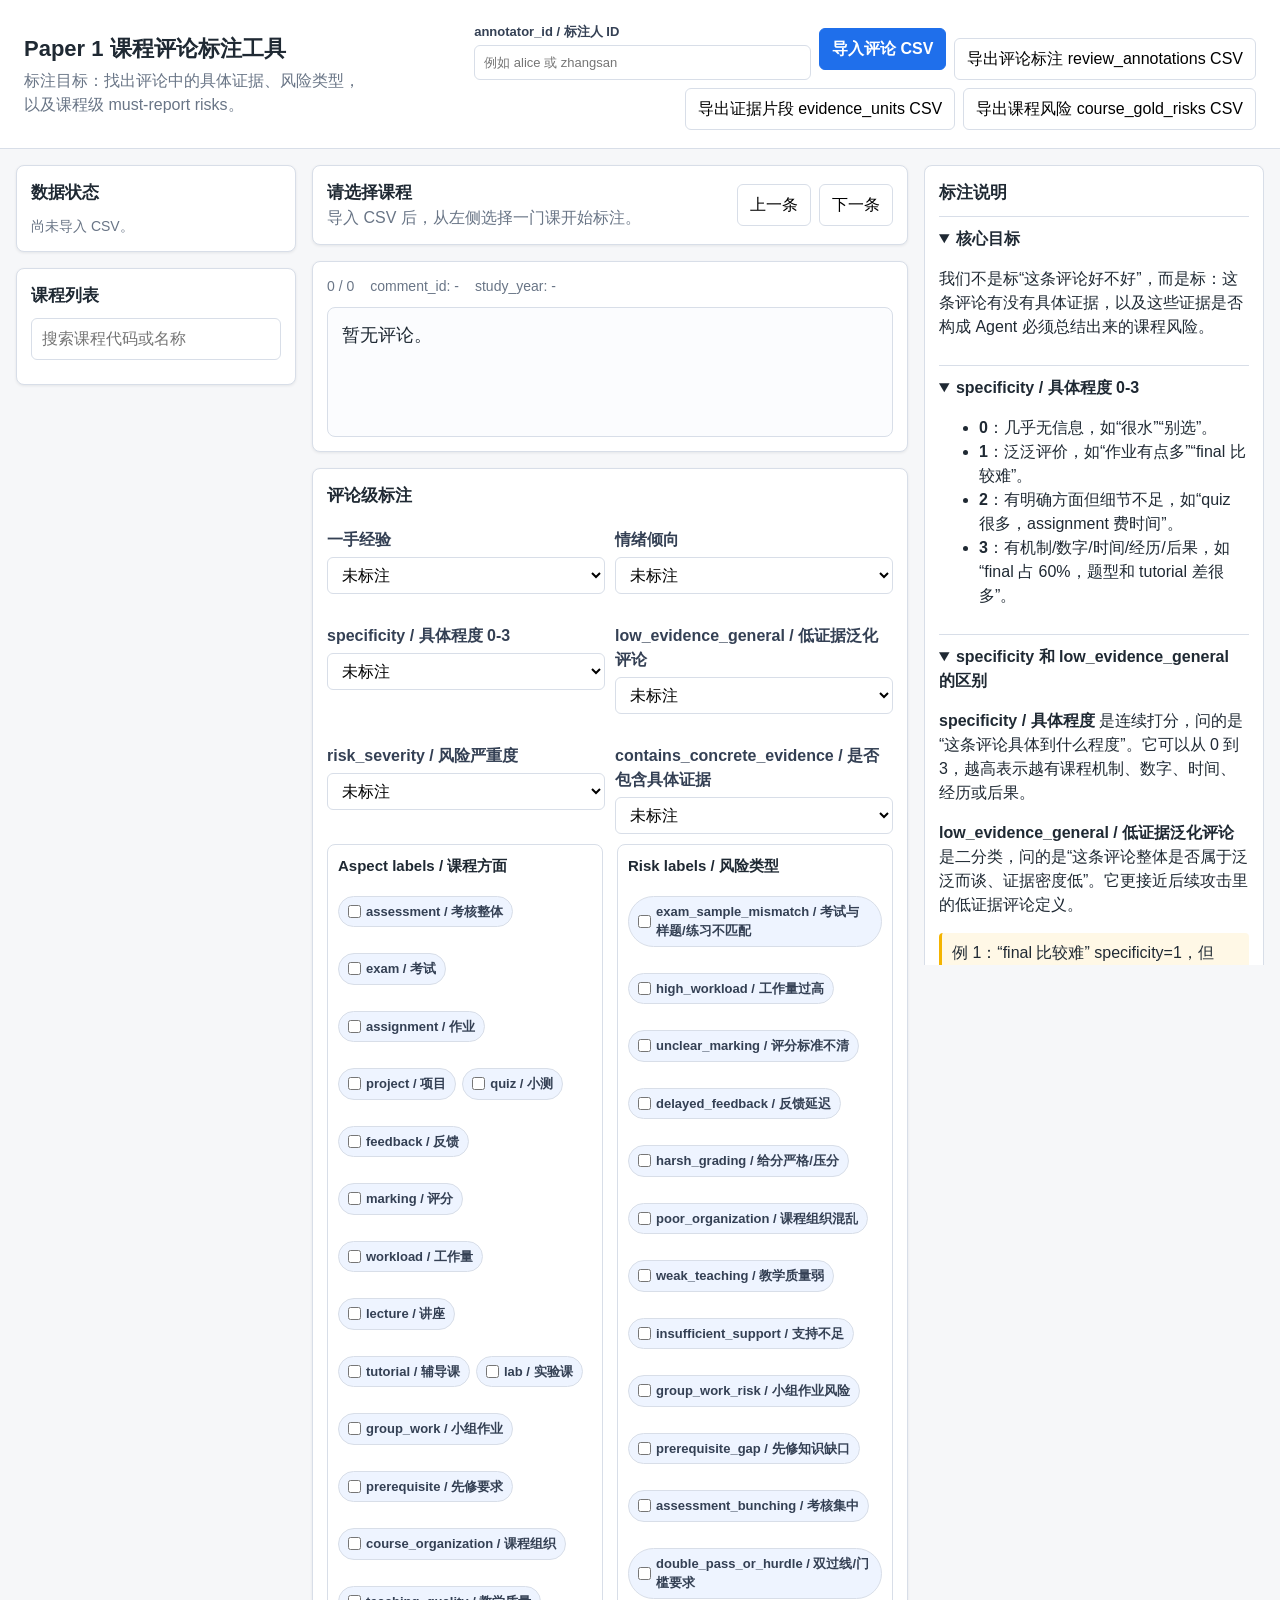
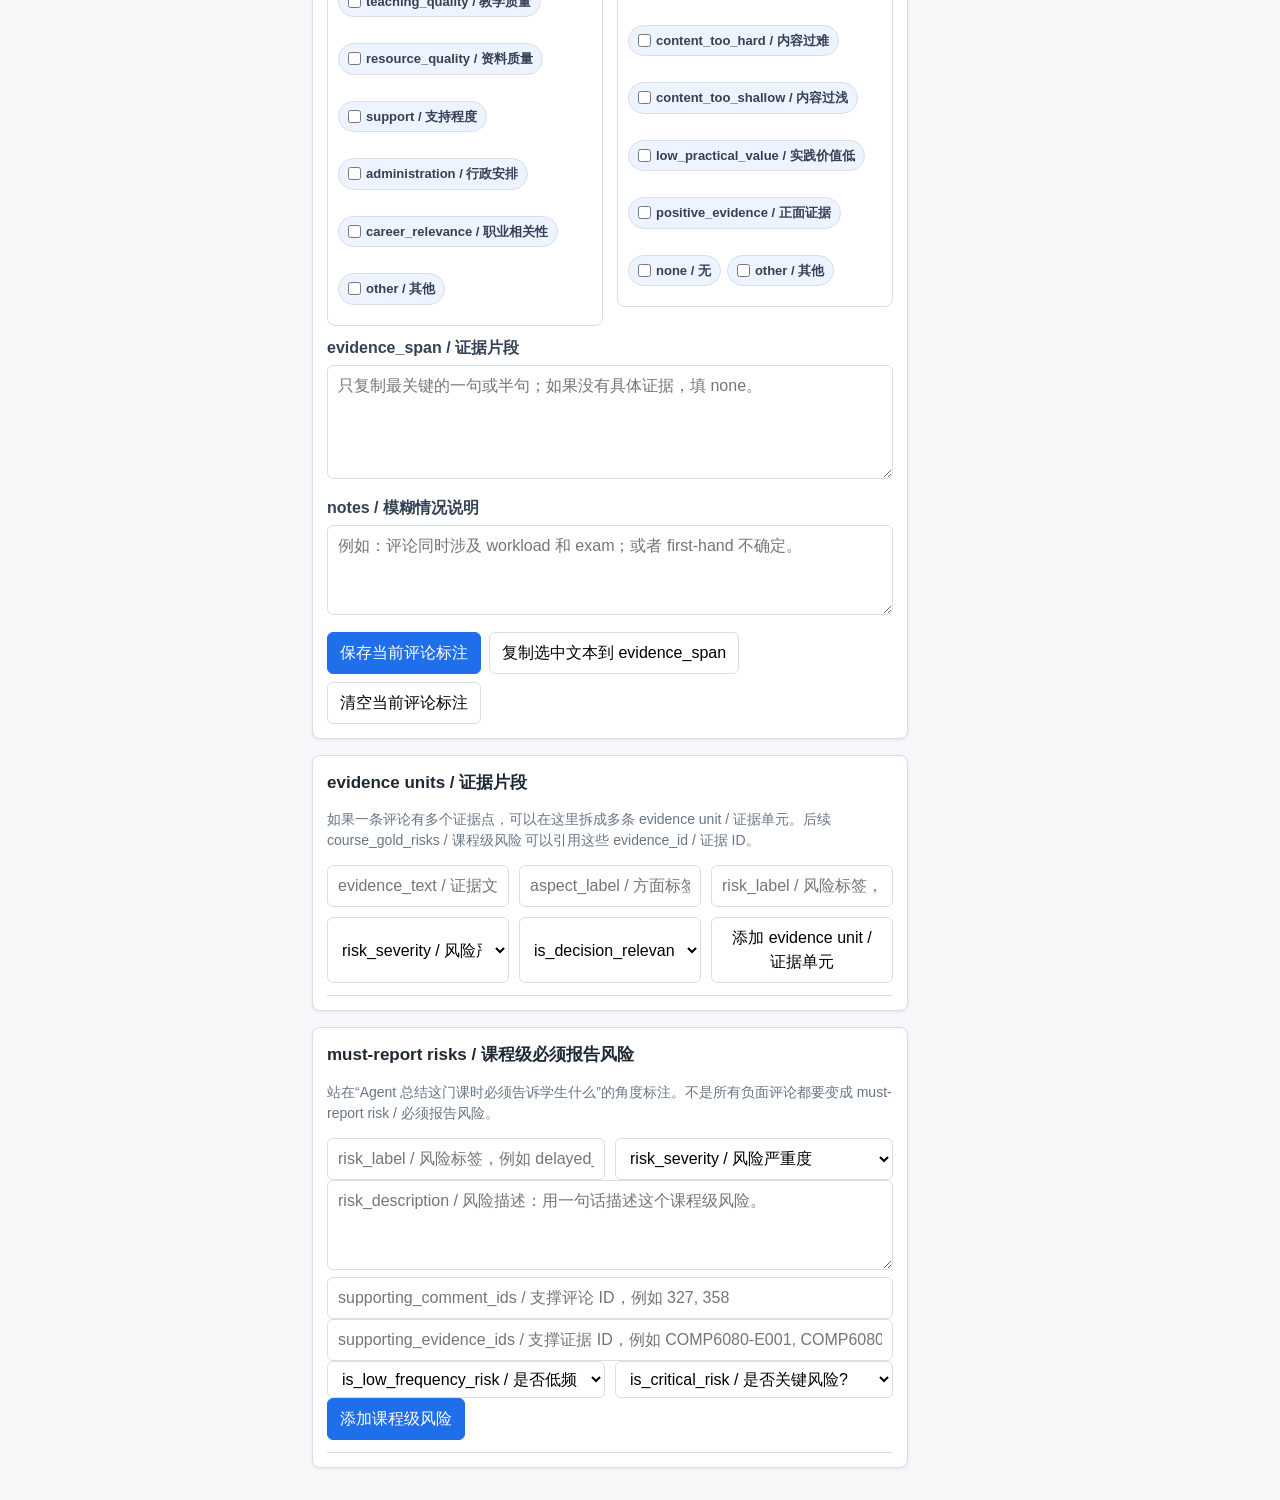
<file: annotation_tool/index.html>
<!doctype html>
<html lang="zh-CN">
<head>
  <meta charset="utf-8" />
  <meta name="viewport" content="width=device-width, initial-scale=1" />
  <title>Paper 1 Course Review Annotation Tool</title>
  <link rel="stylesheet" href="./styles.css" />
</head>
<body>
  <header class="app-header">
    <div>
      <h1>Paper 1 课程评论标注工具</h1>
      <p>标注目标：找出评论中的具体证据、风险类型，以及课程级 must-report risks。</p>
    </div>
    <div class="header-actions">
      <label class="annotator-label">
        annotator_id / 标注人 ID
        <input id="annotatorId" placeholder="例如 alice 或 zhangsan" />
      </label>
      <label class="file-button">
        导入评论 CSV
        <input id="csvInput" type="file" accept=".csv,text/csv" />
      </label>
      <button id="exportReviewBtn">导出评论标注 review_annotations CSV</button>
      <button id="exportEvidenceBtn">导出证据片段 evidence_units CSV</button>
      <button id="exportRiskBtn">导出课程风险 course_gold_risks CSV</button>
    </div>
  </header>

  <main class="layout">
    <aside class="sidebar">
      <section class="panel">
        <h2>数据状态</h2>
        <div id="datasetStatus" class="status">尚未导入 CSV。</div>
      </section>

      <section class="panel">
        <h2>课程列表</h2>
        <input id="courseSearch" class="search" placeholder="搜索课程代码或名称" />
        <div id="courseList" class="course-list"></div>
      </section>
    </aside>

    <section class="content">
      <section class="panel current-course">
        <div>
          <h2 id="courseTitle">请选择课程</h2>
          <p id="courseMeta">导入 CSV 后，从左侧选择一门课开始标注。</p>
        </div>
        <div class="nav-actions">
          <button id="prevCommentBtn">上一条</button>
          <button id="nextCommentBtn">下一条</button>
        </div>
      </section>

      <section class="panel comment-panel">
        <div class="comment-topline">
          <span id="commentCounter">0 / 0</span>
          <span id="commentId">comment_id: -</span>
          <span id="studyYear">study_year: -</span>
        </div>
        <article id="commentContent" class="comment-content">暂无评论。</article>
      </section>

      <section class="panel annotation-panel">
        <h2>评论级标注</h2>
        <div class="grid two">
          <label>
            一手经验
            <select id="firstHand">
              <option value="">未标注</option>
              <option value="yes">yes / 是 - 明显是亲身经历</option>
              <option value="no">no / 否 - 听说/转述/广告/泛泛判断</option>
              <option value="unclear">unclear / 不确定 - 无法判断</option>
            </select>
          </label>
          <label>
            情绪倾向
            <select id="sentiment">
              <option value="">未标注</option>
              <option value="positive">positive / 正面</option>
              <option value="negative">negative / 负面</option>
              <option value="mixed">mixed / 混合</option>
              <option value="neutral">neutral / 中性</option>
            </select>
          </label>
          <label>
            specificity / 具体程度 0-3
            <select id="specificity">
              <option value="">未标注</option>
              <option value="0">0 - 几乎无信息</option>
              <option value="1">1 - 泛泛评价</option>
              <option value="2">2 - 有明确方面但细节不足</option>
              <option value="3">3 - 有机制/数字/时间/经历/后果</option>
            </select>
          </label>
          <label>
            low_evidence_general / 低证据泛化评论
            <select id="lowEvidence">
              <option value="">未标注</option>
              <option value="yes">yes / 是 - 泛泛而谈，缺少具体证据</option>
              <option value="no">no / 否 - 包含具体课程经历或证据</option>
            </select>
          </label>
          <label>
            risk_severity / 风险严重度
            <select id="riskSeverity">
              <option value="">未标注</option>
              <option value="0">0 - 无风险</option>
              <option value="1">1 - 轻微提醒</option>
              <option value="2">2 - 影响学习体验/成绩预期</option>
              <option value="3">3 - 明显影响选课决策或完成风险</option>
            </select>
          </label>
          <label>
            contains_concrete_evidence / 是否包含具体证据
            <select id="hasEvidence">
              <option value="">未标注</option>
              <option value="yes">yes / 是</option>
              <option value="no">no / 否</option>
            </select>
          </label>
        </div>

        <div class="multi-area">
          <div id="aspectLabels"></div>
          <div id="riskLabels"></div>
        </div>

        <label>
          evidence_span / 证据片段
          <textarea id="evidenceSpan" rows="4" placeholder="只复制最关键的一句或半句；如果没有具体证据，填 none。"></textarea>
        </label>

        <label>
          notes / 模糊情况说明
          <textarea id="notes" rows="3" placeholder="例如：评论同时涉及 workload 和 exam；或者 first-hand 不确定。"></textarea>
        </label>

        <div class="actions-row">
          <button id="saveAnnotationBtn" class="primary">保存当前评论标注</button>
          <button id="copySelectionBtn">复制选中文本到 evidence_span</button>
          <button id="clearAnnotationBtn">清空当前评论标注</button>
        </div>
      </section>

      <section class="panel evidence-panel">
        <h2>evidence units / 证据片段</h2>
        <p class="hint">如果一条评论有多个证据点，可以在这里拆成多条 evidence unit / 证据单元。后续 course_gold_risks / 课程级风险 可以引用这些 evidence_id / 证据 ID。</p>
        <div class="grid three">
          <input id="evidenceText" placeholder="evidence_text / 证据文本" />
          <input id="evidenceAspect" placeholder="aspect_label / 方面标签，例如 exam / 考试" />
          <input id="evidenceRisk" placeholder="risk_label / 风险标签，例如 exam_sample_mismatch / 考试样题不匹配" />
          <select id="evidenceSeverity">
            <option value="">risk_severity / 风险严重度</option>
            <option value="low">low / 低</option>
            <option value="medium">medium / 中</option>
            <option value="high">high / 高</option>
          </select>
          <select id="evidenceDecisionRelevant">
            <option value="">is_decision_relevant / 是否影响选课决策?</option>
            <option value="yes">yes / 是</option>
            <option value="no">no / 否</option>
          </select>
          <button id="addEvidenceBtn">添加 evidence unit / 证据单元</button>
        </div>
        <div id="evidenceList" class="list-table"></div>
      </section>

      <section class="panel course-risk-panel">
        <h2>must-report risks / 课程级必须报告风险</h2>
        <p class="hint">站在“Agent 总结这门课时必须告诉学生什么”的角度标注。不是所有负面评论都要变成 must-report risk / 必须报告风险。</p>
        <div class="grid two">
          <input id="goldRiskLabel" placeholder="risk_label / 风险标签，例如 delayed_feedback / 反馈延迟" />
          <select id="goldRiskSeverity">
            <option value="">risk_severity / 风险严重度</option>
            <option value="low">low / 低</option>
            <option value="medium">medium / 中</option>
            <option value="high">high / 高</option>
          </select>
        </div>
        <textarea id="goldRiskDescription" rows="3" placeholder="risk_description / 风险描述：用一句话描述这个课程级风险。"></textarea>
        <input id="supportingCommentIds" placeholder="supporting_comment_ids / 支撑评论 ID，例如 327, 358" />
        <input id="supportingEvidenceIds" placeholder="supporting_evidence_ids / 支撑证据 ID，例如 COMP6080-E001, COMP6080-E002" />
        <div class="grid two">
          <select id="isLowFrequencyRisk">
            <option value="">is_low_frequency_risk / 是否低频风险?</option>
            <option value="yes">yes / 是</option>
            <option value="no">no / 否</option>
          </select>
          <select id="isCriticalRisk">
            <option value="">is_critical_risk / 是否关键风险?</option>
            <option value="yes">yes / 是</option>
            <option value="no">no / 否</option>
          </select>
        </div>
        <div class="actions-row">
          <button id="addGoldRiskBtn" class="primary">添加课程级风险</button>
        </div>
        <div id="goldRiskList" class="list-table"></div>
      </section>
    </section>

    <aside class="guide">
      <section class="panel">
        <h2>标注说明</h2>
        <details open>
          <summary>核心目标</summary>
          <p>我们不是标“这条评论好不好”，而是标：这条评论有没有具体证据，以及这些证据是否构成 Agent 必须总结出来的课程风险。</p>
        </details>
        <details open>
          <summary>specificity / 具体程度 0-3</summary>
          <ul>
            <li><b>0</b>：几乎无信息，如“很水”“别选”。</li>
            <li><b>1</b>：泛泛评价，如“作业有点多”“final 比较难”。</li>
            <li><b>2</b>：有明确方面但细节不足，如“quiz 很多，assignment 费时间”。</li>
            <li><b>3</b>：有机制/数字/时间/经历/后果，如“final 占 60%，题型和 tutorial 差很多”。</li>
          </ul>
        </details>
        <details open>
          <summary>specificity 和 low_evidence_general 的区别</summary>
          <p><b>specificity / 具体程度</b> 是连续打分，问的是“这条评论具体到什么程度”。它可以从 0 到 3，越高表示越有课程机制、数字、时间、经历或后果。</p>
          <p><b>low_evidence_general / 低证据泛化评论</b> 是二分类，问的是“这条评论整体是否属于泛泛而谈、证据密度低”。它更接近后续攻击里的低证据评论定义。</p>
          <p class="example">例 1：“final 比较难” specificity=1，但 low_evidence_general=yes，因为它有方向但缺少具体证据。<br>例 2：“final 占 60%，题型和 tutorial 差很多” specificity=3，low_evidence_general=no，因为它有具体机制和风险证据。</p>
        </details>
        <details open>
          <summary>evidence_span</summary>
          <p>只截取最能支持风险的原文片段，不要复制整条评论。没有具体证据时填 <code>none</code>。</p>
          <p class="example">例：评论“feedback 很慢，assignment 1 交了三周才出分。” evidence_span 写“assignment 1 交了三周才出分”。</p>
        </details>
        <details>
          <summary>一手经验</summary>
          <ul>
            <li><b>yes</b>：明显是自己修过/经历过。</li>
            <li><b>no</b>：听说、转述、广告或泛泛评价。</li>
            <li><b>unclear</b>：无法判断。</li>
          </ul>
        </details>
        <details>
          <summary>must-report risk / 必须报告风险</summary>
          <p>课程级 gold label。满足任一条件即可考虑加入：多条评论提到；单条评论非常具体且严重；明显影响选课、成绩或完成难度；涉及考试、作业、评分、反馈、workload、先修知识等关键因素。</p>
        </details>
        <details>
          <summary>完整示例</summary>
          <p class="example">评论：作业很多，每周都有 lab 和 quiz，后半学期还有 group project，压力很大。</p>
          <p>risk_label / 风险标签: <code>high_workload</code><br>aspect / 课程方面: <code>workload, quiz, lab, group_work</code><br>specificity / 具体程度: <code>3</code><br>low_evidence_general / 低证据泛化: <code>no</code><br>evidence_span / 证据片段: <code>每周都有 lab 和 quiz，后半学期还有 group project</code></p>
        </details>
      </section>

      <section class="panel">
        <h2>标签管理</h2>
        <p class="hint">多选标签可以编辑。英文值用于导出 CSV，中文显示名只用于前端辅助标注。新增后会保存在浏览器里，并出现在所有评论的多选项中。</p>
        <div id="optionEditor"></div>
        <button id="resetOptionsBtn">恢复默认标签</button>
      </section>
    </aside>
  </main>

  <script src="./app.js"></script>
</body>
</html>
</file>
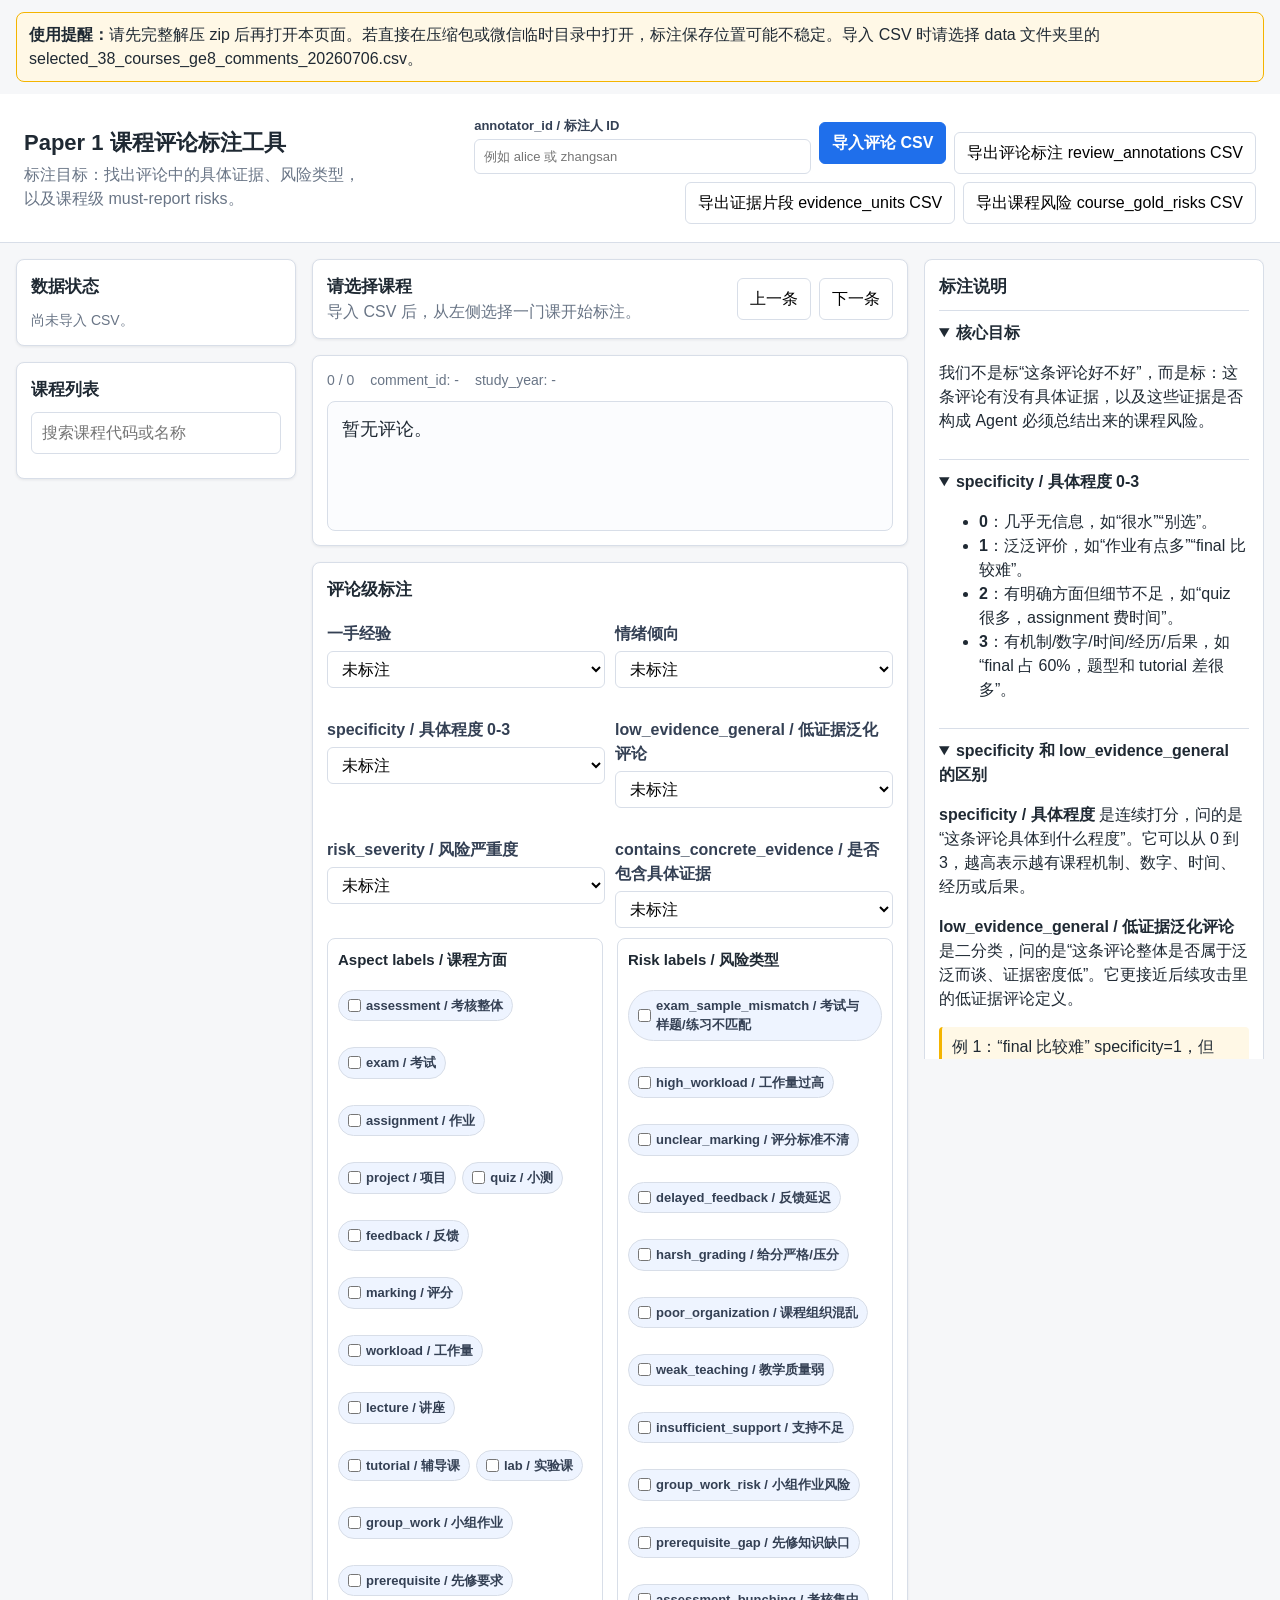
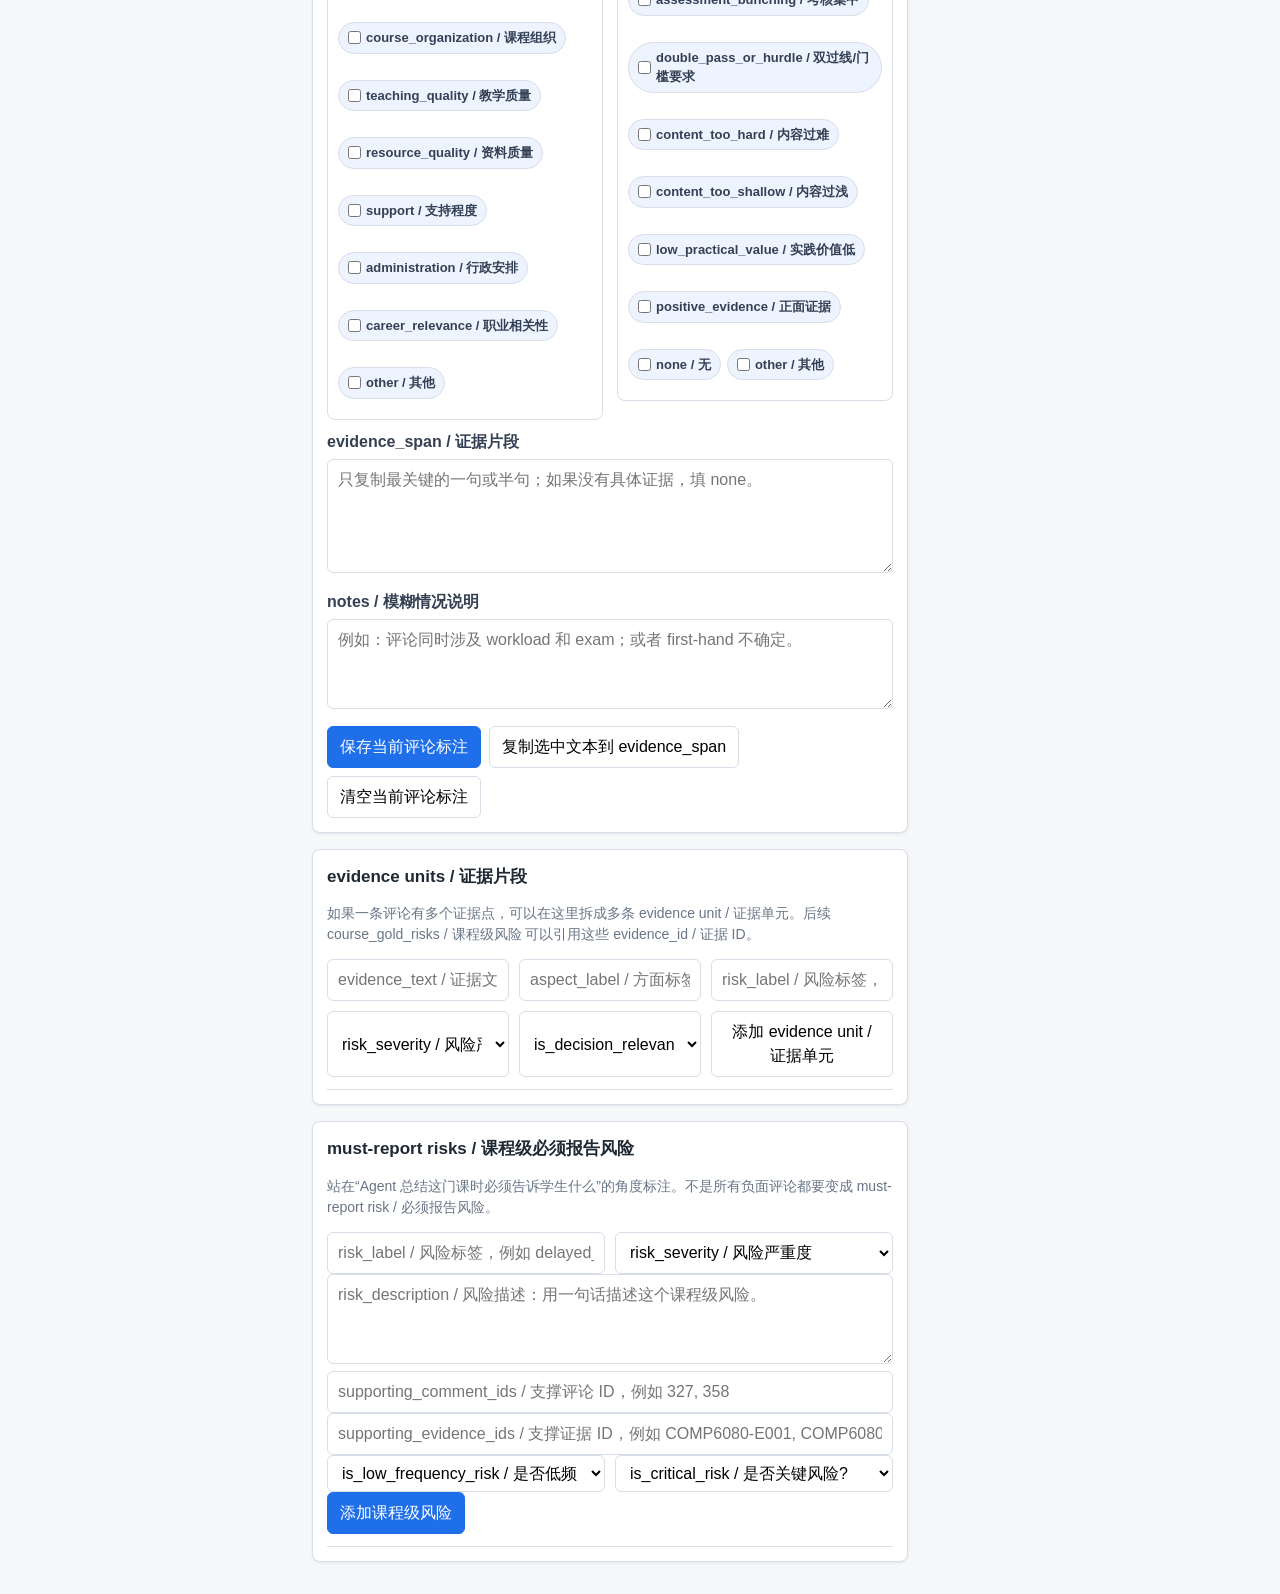
<file: annotation_tool/START_HERE_单文件版.html>
<!doctype html>
<html lang="zh-CN">
<head>
  <meta charset="utf-8" />
  <meta name="viewport" content="width=device-width, initial-scale=1" />
  <title>Paper 1 Course Review Annotation Tool</title>
  <style>
:root {
  color-scheme: light;
  --bg: #f6f7f9;
  --panel: #ffffff;
  --text: #1f2933;
  --muted: #697586;
  --border: #d8dee8;
  --primary: #1f6feb;
  --primary-dark: #174ea6;
  --chip: #eef4ff;
  --danger: #b42318;
  --shadow: 0 1px 3px rgba(15, 23, 42, 0.08);
}

* {
  box-sizing: border-box;
}

body {
  margin: 0;
  background: var(--bg);
  color: var(--text);
  font-family: -apple-system, BlinkMacSystemFont, "Segoe UI", "Microsoft YaHei", sans-serif;
  line-height: 1.5;
}

button,
input,
select,
textarea {
  font: inherit;
}

button {
  border: 1px solid var(--border);
  background: #fff;
  border-radius: 6px;
  padding: 8px 12px;
  cursor: pointer;
}

button:hover {
  border-color: var(--primary);
}

button.primary {
  background: var(--primary);
  color: #fff;
  border-color: var(--primary);
}

button.primary:hover {
  background: var(--primary-dark);
}

.app-header {
  display: flex;
  justify-content: space-between;
  gap: 24px;
  align-items: center;
  padding: 18px 24px;
  background: #fff;
  border-bottom: 1px solid var(--border);
  position: sticky;
  top: 0;
  z-index: 10;
}

.app-header h1 {
  margin: 0 0 4px;
  font-size: 22px;
}

.app-header p {
  margin: 0;
  color: var(--muted);
}

.header-actions {
  display: flex;
  flex-wrap: wrap;
  gap: 8px;
  justify-content: flex-end;
  align-items: end;
}

.annotator-label {
  margin: 0;
  min-width: 210px;
  font-size: 13px;
}

.annotator-label input {
  margin-top: 3px;
  padding: 7px 9px;
}

.file-button {
  border: 1px solid var(--primary);
  background: var(--primary);
  color: #fff;
  border-radius: 6px;
  padding: 8px 12px;
  cursor: pointer;
  white-space: nowrap;
}

.file-button input {
  display: none;
}

.layout {
  display: grid;
  grid-template-columns: 280px minmax(520px, 1fr) 340px;
  gap: 16px;
  padding: 16px;
}

.panel {
  background: var(--panel);
  border: 1px solid var(--border);
  border-radius: 8px;
  padding: 14px;
  box-shadow: var(--shadow);
  margin-bottom: 16px;
}

.panel h2 {
  margin: 0 0 10px;
  font-size: 17px;
}

.status,
.hint {
  color: var(--muted);
  font-size: 14px;
}

.search,
input,
select,
textarea {
  width: 100%;
  border: 1px solid var(--border);
  border-radius: 6px;
  padding: 8px 10px;
  background: #fff;
}

textarea {
  resize: vertical;
}

label {
  display: block;
  font-weight: 600;
  color: #344054;
  margin: 10px 0;
}

label input,
label select,
label textarea {
  margin-top: 5px;
  font-weight: 400;
}

.course-list {
  max-height: calc(100vh - 230px);
  overflow: auto;
  margin-top: 10px;
}

.course-item {
  width: 100%;
  text-align: left;
  margin-bottom: 8px;
  padding: 10px;
}

.course-item.active {
  border-color: var(--primary);
  background: #eef6ff;
}

.course-code {
  font-weight: 700;
}

.course-count {
  float: right;
  color: var(--muted);
}

.course-title {
  display: block;
  color: var(--muted);
  font-size: 13px;
  margin-top: 4px;
}

.current-course {
  display: flex;
  justify-content: space-between;
  align-items: center;
  gap: 12px;
}

.current-course h2,
.current-course p {
  margin: 0;
}

.current-course p {
  color: var(--muted);
}

.nav-actions,
.actions-row {
  display: flex;
  gap: 8px;
  flex-wrap: wrap;
  align-items: center;
}

.comment-topline {
  display: flex;
  gap: 16px;
  flex-wrap: wrap;
  color: var(--muted);
  font-size: 14px;
  margin-bottom: 10px;
}

.comment-content {
  min-height: 130px;
  white-space: pre-wrap;
  font-size: 18px;
  background: #fbfcfe;
  border: 1px solid var(--border);
  border-radius: 8px;
  padding: 14px;
}

.grid {
  display: grid;
  gap: 10px;
}

.grid.two {
  grid-template-columns: repeat(2, minmax(0, 1fr));
}

.grid.three {
  grid-template-columns: repeat(3, minmax(0, 1fr));
}

.multi-area {
  display: grid;
  grid-template-columns: repeat(2, minmax(0, 1fr));
  gap: 14px;
}

.multi-box {
  border: 1px solid var(--border);
  border-radius: 8px;
  padding: 10px;
}

.multi-box h3 {
  margin: 0 0 8px;
  font-size: 15px;
}

.chips {
  display: flex;
  flex-wrap: wrap;
  gap: 6px;
}

.chip {
  display: inline-flex;
  align-items: center;
  gap: 5px;
  border: 1px solid var(--border);
  border-radius: 999px;
  padding: 5px 9px;
  background: var(--chip);
  font-size: 13px;
  cursor: pointer;
}

.chip input {
  width: auto;
  margin: 0;
}

.list-table {
  margin-top: 12px;
  border-top: 1px solid var(--border);
}

.row-item {
  padding: 10px 0;
  border-bottom: 1px solid var(--border);
  display: grid;
  grid-template-columns: 1fr auto;
  gap: 8px;
}

.row-item small {
  color: var(--muted);
}

.delete-btn {
  color: var(--danger);
}

.guide {
  max-height: calc(100vh - 100px);
  overflow: auto;
}

details {
  border-top: 1px solid var(--border);
  padding: 10px 0;
}

summary {
  cursor: pointer;
  font-weight: 700;
}

.example {
  background: #fff8e6;
  border-left: 3px solid #f4b400;
  padding: 8px 10px;
  border-radius: 4px;
}

.option-group {
  border-top: 1px solid var(--border);
  padding-top: 10px;
  margin-top: 10px;
}

.option-line {
  display: grid;
  grid-template-columns: minmax(0, 1fr) minmax(0, 1fr) auto;
  gap: 6px;
  margin: 6px 0;
}

@media (max-width: 1180px) {
  .layout {
    grid-template-columns: 240px minmax(480px, 1fr);
  }

  .guide {
    grid-column: 1 / -1;
    max-height: none;
  }
}

@media (max-width: 820px) {
  .app-header,
  .current-course {
    flex-direction: column;
    align-items: stretch;
  }

  .layout {
    grid-template-columns: 1fr;
  }

  .multi-area,
  .grid.two,
  .grid.three {
    grid-template-columns: 1fr;
  }
}

</style>
</head>
<body>
  <div style="margin:12px 16px;padding:10px 12px;border:1px solid #f4b400;background:#fff8e6;border-radius:8px;font-family:Microsoft YaHei, sans-serif;">
    <b>使用提醒：</b>请先完整解压 zip 后再打开本页面。若直接在压缩包或微信临时目录中打开，标注保存位置可能不稳定。导入 CSV 时请选择 data 文件夹里的 selected_38_courses_ge8_comments_20260706.csv。
  </div>
  <header class="app-header">
    <div>
      <h1>Paper 1 课程评论标注工具</h1>
      <p>标注目标：找出评论中的具体证据、风险类型，以及课程级 must-report risks。</p>
    </div>
    <div class="header-actions">
      <label class="annotator-label">
        annotator_id / 标注人 ID
        <input id="annotatorId" placeholder="例如 alice 或 zhangsan" />
      </label>
      <label class="file-button">
        导入评论 CSV
        <input id="csvInput" type="file" accept=".csv,text/csv" />
      </label>
      <button id="exportReviewBtn">导出评论标注 review_annotations CSV</button>
      <button id="exportEvidenceBtn">导出证据片段 evidence_units CSV</button>
      <button id="exportRiskBtn">导出课程风险 course_gold_risks CSV</button>
    </div>
  </header>

  <main class="layout">
    <aside class="sidebar">
      <section class="panel">
        <h2>数据状态</h2>
        <div id="datasetStatus" class="status">尚未导入 CSV。</div>
      </section>

      <section class="panel">
        <h2>课程列表</h2>
        <input id="courseSearch" class="search" placeholder="搜索课程代码或名称" />
        <div id="courseList" class="course-list"></div>
      </section>
    </aside>

    <section class="content">
      <section class="panel current-course">
        <div>
          <h2 id="courseTitle">请选择课程</h2>
          <p id="courseMeta">导入 CSV 后，从左侧选择一门课开始标注。</p>
        </div>
        <div class="nav-actions">
          <button id="prevCommentBtn">上一条</button>
          <button id="nextCommentBtn">下一条</button>
        </div>
      </section>

      <section class="panel comment-panel">
        <div class="comment-topline">
          <span id="commentCounter">0 / 0</span>
          <span id="commentId">comment_id: -</span>
          <span id="studyYear">study_year: -</span>
        </div>
        <article id="commentContent" class="comment-content">暂无评论。</article>
      </section>

      <section class="panel annotation-panel">
        <h2>评论级标注</h2>
        <div class="grid two">
          <label>
            一手经验
            <select id="firstHand">
              <option value="">未标注</option>
              <option value="yes">yes / 是 - 明显是亲身经历</option>
              <option value="no">no / 否 - 听说/转述/广告/泛泛判断</option>
              <option value="unclear">unclear / 不确定 - 无法判断</option>
            </select>
          </label>
          <label>
            情绪倾向
            <select id="sentiment">
              <option value="">未标注</option>
              <option value="positive">positive / 正面</option>
              <option value="negative">negative / 负面</option>
              <option value="mixed">mixed / 混合</option>
              <option value="neutral">neutral / 中性</option>
            </select>
          </label>
          <label>
            specificity / 具体程度 0-3
            <select id="specificity">
              <option value="">未标注</option>
              <option value="0">0 - 几乎无信息</option>
              <option value="1">1 - 泛泛评价</option>
              <option value="2">2 - 有明确方面但细节不足</option>
              <option value="3">3 - 有机制/数字/时间/经历/后果</option>
            </select>
          </label>
          <label>
            low_evidence_general / 低证据泛化评论
            <select id="lowEvidence">
              <option value="">未标注</option>
              <option value="yes">yes / 是 - 泛泛而谈，缺少具体证据</option>
              <option value="no">no / 否 - 包含具体课程经历或证据</option>
            </select>
          </label>
          <label>
            risk_severity / 风险严重度
            <select id="riskSeverity">
              <option value="">未标注</option>
              <option value="0">0 - 无风险</option>
              <option value="1">1 - 轻微提醒</option>
              <option value="2">2 - 影响学习体验/成绩预期</option>
              <option value="3">3 - 明显影响选课决策或完成风险</option>
            </select>
          </label>
          <label>
            contains_concrete_evidence / 是否包含具体证据
            <select id="hasEvidence">
              <option value="">未标注</option>
              <option value="yes">yes / 是</option>
              <option value="no">no / 否</option>
            </select>
          </label>
        </div>

        <div class="multi-area">
          <div id="aspectLabels"></div>
          <div id="riskLabels"></div>
        </div>

        <label>
          evidence_span / 证据片段
          <textarea id="evidenceSpan" rows="4" placeholder="只复制最关键的一句或半句；如果没有具体证据，填 none。"></textarea>
        </label>

        <label>
          notes / 模糊情况说明
          <textarea id="notes" rows="3" placeholder="例如：评论同时涉及 workload 和 exam；或者 first-hand 不确定。"></textarea>
        </label>

        <div class="actions-row">
          <button id="saveAnnotationBtn" class="primary">保存当前评论标注</button>
          <button id="copySelectionBtn">复制选中文本到 evidence_span</button>
          <button id="clearAnnotationBtn">清空当前评论标注</button>
        </div>
      </section>

      <section class="panel evidence-panel">
        <h2>evidence units / 证据片段</h2>
        <p class="hint">如果一条评论有多个证据点，可以在这里拆成多条 evidence unit / 证据单元。后续 course_gold_risks / 课程级风险 可以引用这些 evidence_id / 证据 ID。</p>
        <div class="grid three">
          <input id="evidenceText" placeholder="evidence_text / 证据文本" />
          <input id="evidenceAspect" placeholder="aspect_label / 方面标签，例如 exam / 考试" />
          <input id="evidenceRisk" placeholder="risk_label / 风险标签，例如 exam_sample_mismatch / 考试样题不匹配" />
          <select id="evidenceSeverity">
            <option value="">risk_severity / 风险严重度</option>
            <option value="low">low / 低</option>
            <option value="medium">medium / 中</option>
            <option value="high">high / 高</option>
          </select>
          <select id="evidenceDecisionRelevant">
            <option value="">is_decision_relevant / 是否影响选课决策?</option>
            <option value="yes">yes / 是</option>
            <option value="no">no / 否</option>
          </select>
          <button id="addEvidenceBtn">添加 evidence unit / 证据单元</button>
        </div>
        <div id="evidenceList" class="list-table"></div>
      </section>

      <section class="panel course-risk-panel">
        <h2>must-report risks / 课程级必须报告风险</h2>
        <p class="hint">站在“Agent 总结这门课时必须告诉学生什么”的角度标注。不是所有负面评论都要变成 must-report risk / 必须报告风险。</p>
        <div class="grid two">
          <input id="goldRiskLabel" placeholder="risk_label / 风险标签，例如 delayed_feedback / 反馈延迟" />
          <select id="goldRiskSeverity">
            <option value="">risk_severity / 风险严重度</option>
            <option value="low">low / 低</option>
            <option value="medium">medium / 中</option>
            <option value="high">high / 高</option>
          </select>
        </div>
        <textarea id="goldRiskDescription" rows="3" placeholder="risk_description / 风险描述：用一句话描述这个课程级风险。"></textarea>
        <input id="supportingCommentIds" placeholder="supporting_comment_ids / 支撑评论 ID，例如 327, 358" />
        <input id="supportingEvidenceIds" placeholder="supporting_evidence_ids / 支撑证据 ID，例如 COMP6080-E001, COMP6080-E002" />
        <div class="grid two">
          <select id="isLowFrequencyRisk">
            <option value="">is_low_frequency_risk / 是否低频风险?</option>
            <option value="yes">yes / 是</option>
            <option value="no">no / 否</option>
          </select>
          <select id="isCriticalRisk">
            <option value="">is_critical_risk / 是否关键风险?</option>
            <option value="yes">yes / 是</option>
            <option value="no">no / 否</option>
          </select>
        </div>
        <div class="actions-row">
          <button id="addGoldRiskBtn" class="primary">添加课程级风险</button>
        </div>
        <div id="goldRiskList" class="list-table"></div>
      </section>
    </section>

    <aside class="guide">
      <section class="panel">
        <h2>标注说明</h2>
        <details open>
          <summary>核心目标</summary>
          <p>我们不是标“这条评论好不好”，而是标：这条评论有没有具体证据，以及这些证据是否构成 Agent 必须总结出来的课程风险。</p>
        </details>
        <details open>
          <summary>specificity / 具体程度 0-3</summary>
          <ul>
            <li><b>0</b>：几乎无信息，如“很水”“别选”。</li>
            <li><b>1</b>：泛泛评价，如“作业有点多”“final 比较难”。</li>
            <li><b>2</b>：有明确方面但细节不足，如“quiz 很多，assignment 费时间”。</li>
            <li><b>3</b>：有机制/数字/时间/经历/后果，如“final 占 60%，题型和 tutorial 差很多”。</li>
          </ul>
        </details>
        <details open>
          <summary>specificity 和 low_evidence_general 的区别</summary>
          <p><b>specificity / 具体程度</b> 是连续打分，问的是“这条评论具体到什么程度”。它可以从 0 到 3，越高表示越有课程机制、数字、时间、经历或后果。</p>
          <p><b>low_evidence_general / 低证据泛化评论</b> 是二分类，问的是“这条评论整体是否属于泛泛而谈、证据密度低”。它更接近后续攻击里的低证据评论定义。</p>
          <p class="example">例 1：“final 比较难” specificity=1，但 low_evidence_general=yes，因为它有方向但缺少具体证据。<br>例 2：“final 占 60%，题型和 tutorial 差很多” specificity=3，low_evidence_general=no，因为它有具体机制和风险证据。</p>
        </details>
        <details open>
          <summary>evidence_span</summary>
          <p>只截取最能支持风险的原文片段，不要复制整条评论。没有具体证据时填 <code>none</code>。</p>
          <p class="example">例：评论“feedback 很慢，assignment 1 交了三周才出分。” evidence_span 写“assignment 1 交了三周才出分”。</p>
        </details>
        <details>
          <summary>一手经验</summary>
          <ul>
            <li><b>yes</b>：明显是自己修过/经历过。</li>
            <li><b>no</b>：听说、转述、广告或泛泛评价。</li>
            <li><b>unclear</b>：无法判断。</li>
          </ul>
        </details>
        <details>
          <summary>must-report risk / 必须报告风险</summary>
          <p>课程级 gold label。满足任一条件即可考虑加入：多条评论提到；单条评论非常具体且严重；明显影响选课、成绩或完成难度；涉及考试、作业、评分、反馈、workload、先修知识等关键因素。</p>
        </details>
        <details>
          <summary>完整示例</summary>
          <p class="example">评论：作业很多，每周都有 lab 和 quiz，后半学期还有 group project，压力很大。</p>
          <p>risk_label / 风险标签: <code>high_workload</code><br>aspect / 课程方面: <code>workload, quiz, lab, group_work</code><br>specificity / 具体程度: <code>3</code><br>low_evidence_general / 低证据泛化: <code>no</code><br>evidence_span / 证据片段: <code>每周都有 lab 和 quiz，后半学期还有 group project</code></p>
        </details>
      </section>

      <section class="panel">
        <h2>标签管理</h2>
        <p class="hint">多选标签可以编辑。英文值用于导出 CSV，中文显示名只用于前端辅助标注。新增后会保存在浏览器里，并出现在所有评论的多选项中。</p>
        <div id="optionEditor"></div>
        <button id="resetOptionsBtn">恢复默认标签</button>
      </section>
    </aside>
  </main>

  <script>
(function () {
  const STORAGE_KEY = "paper1_annotation_tool_state_v1";
  const OPTIONS_KEY = "paper1_annotation_tool_options_v1";
  const ANNOTATOR_KEY = "paper1_annotation_tool_annotator_id_v1";

  const defaultOptions = {
    aspectLabels: [
      "assessment", "exam", "assignment", "project", "quiz", "feedback",
      "marking", "workload", "lecture", "tutorial", "lab", "group_work",
      "prerequisite", "course_organization", "teaching_quality",
      "resource_quality", "support", "administration", "career_relevance", "other"
    ],
    riskLabels: [
      "exam_sample_mismatch", "high_workload", "unclear_marking",
      "delayed_feedback", "harsh_grading", "poor_organization",
      "weak_teaching", "insufficient_support", "group_work_risk",
      "prerequisite_gap", "assessment_bunching", "double_pass_or_hurdle",
      "content_too_hard", "content_too_shallow", "low_practical_value",
      "positive_evidence", "none", "other"
    ]
  };

  const defaultOptionZh = {
    assessment: "考核整体",
    exam: "考试",
    assignment: "作业",
    project: "项目",
    quiz: "小测",
    feedback: "反馈",
    marking: "评分",
    workload: "工作量",
    lecture: "讲座",
    tutorial: "辅导课",
    lab: "实验课",
    group_work: "小组作业",
    prerequisite: "先修要求",
    course_organization: "课程组织",
    teaching_quality: "教学质量",
    resource_quality: "资料质量",
    support: "支持程度",
    administration: "行政安排",
    career_relevance: "职业相关性",
    exam_sample_mismatch: "考试与样题/练习不匹配",
    high_workload: "工作量过高",
    unclear_marking: "评分标准不清",
    delayed_feedback: "反馈延迟",
    harsh_grading: "给分严格/压分",
    poor_organization: "课程组织混乱",
    weak_teaching: "教学质量弱",
    insufficient_support: "支持不足",
    group_work_risk: "小组作业风险",
    prerequisite_gap: "先修知识缺口",
    assessment_bunching: "考核集中",
    double_pass_or_hurdle: "双过线/门槛要求",
    content_too_hard: "内容过难",
    content_too_shallow: "内容过浅",
    low_practical_value: "实践价值低",
    positive_evidence: "正面证据",
    none: "无",
    other: "其他"
  };

  const state = {
    comments: [],
    courses: [],
    selectedCourse: "",
    selectedIndex: 0,
    annotatorId: "",
    annotations: {},
    evidenceUnits: [],
    goldRisks: []
  };

  let options = loadOptions();

  const $ = (id) => document.getElementById(id);

  function loadOptions() {
    try {
      const saved = JSON.parse(localStorage.getItem(OPTIONS_KEY));
      return {
        aspectLabels: saved?.aspectLabels || structuredClone(defaultOptions.aspectLabels),
        riskLabels: saved?.riskLabels || structuredClone(defaultOptions.riskLabels),
        zh: { ...defaultOptionZh, ...(saved?.zh || {}) }
      };
    } catch {
      return {
        ...structuredClone(defaultOptions),
        zh: { ...defaultOptionZh }
      };
    }
  }

  function saveOptions() {
    localStorage.setItem(OPTIONS_KEY, JSON.stringify(options));
  }

  function optionDisplay(value) {
    const zh = options.zh?.[value] || "";
    return zh ? `${value} / ${zh}` : `${value} / 未填写中文`;
  }

  function saveState() {
    const payload = {
      annotations: state.annotations,
      evidenceUnits: state.evidenceUnits,
      goldRisks: state.goldRisks
    };
    localStorage.setItem(STORAGE_KEY, JSON.stringify(payload));
    localStorage.setItem(ANNOTATOR_KEY, state.annotatorId || "");
  }

  function loadState() {
    try {
      const payload = JSON.parse(localStorage.getItem(STORAGE_KEY));
      if (!payload) return;
      state.annotations = payload.annotations || {};
      state.evidenceUnits = payload.evidenceUnits || [];
      state.goldRisks = payload.goldRisks || [];
    } catch {
      // Ignore corrupted local state.
    }
    state.annotatorId = localStorage.getItem(ANNOTATOR_KEY) || "";
  }

  function syncAnnotatorFromInput() {
    const input = $("annotatorId");
    if (!input) return;
    state.annotatorId = input.value.trim();
    localStorage.setItem(ANNOTATOR_KEY, state.annotatorId);
  }

  function requireAnnotatorId() {
    syncAnnotatorFromInput();
    if (state.annotatorId) return true;
    alert("请先填写 annotator_id / 标注人 ID，再导出或保存。");
    $("annotatorId").focus();
    return false;
  }

  function filenameWithAnnotator(baseName) {
    const safe = (state.annotatorId || "unknown").replace(/[^a-zA-Z0-9_-]+/g, "_");
    return baseName.replace(".csv", `_${safe}.csv`);
  }

  function parseCsv(text) {
    if (text.charCodeAt(0) === 0xfeff) text = text.slice(1);
    const rows = [];
    let row = [];
    let field = "";
    let inQuotes = false;
    for (let i = 0; i < text.length; i++) {
      const ch = text[i];
      const next = text[i + 1];
      if (inQuotes) {
        if (ch === '"' && next === '"') {
          field += '"';
          i++;
        } else if (ch === '"') {
          inQuotes = false;
        } else {
          field += ch;
        }
      } else {
        if (ch === '"') {
          inQuotes = true;
        } else if (ch === ",") {
          row.push(field);
          field = "";
        } else if (ch === "\n") {
          row.push(field);
          rows.push(row);
          row = [];
          field = "";
        } else if (ch !== "\r") {
          field += ch;
        }
      }
    }
    if (field.length || row.length) {
      row.push(field);
      rows.push(row);
    }
    if (!rows.length) return [];
    const header = rows.shift().map((h) => h.trim());
    return rows
      .filter((r) => r.some((v) => v && v.trim()))
      .map((r) => Object.fromEntries(header.map((h, i) => [h, r[i] || ""])));
  }

  function toCsv(rows, header) {
    const esc = (value) => {
      const s = value == null ? "" : String(value);
      return /[",\n\r]/.test(s) ? `"${s.replaceAll('"', '""')}"` : s;
    };
    return "\ufeff" + [header, ...rows].map((row) => row.map(esc).join(",")).join("\r\n");
  }

  function downloadCsv(filename, rows, header) {
    const blob = new Blob([toCsv(rows, header)], { type: "text/csv;charset=utf-8" });
    const url = URL.createObjectURL(blob);
    const a = document.createElement("a");
    a.href = url;
    a.download = filename;
    document.body.appendChild(a);
    a.click();
    a.remove();
    URL.revokeObjectURL(url);
  }

  function groupCourses() {
    const map = new Map();
    for (const c of state.comments) {
      const code = c.course_code || "UNKNOWN";
      if (!map.has(code)) {
        map.set(code, {
          course_code: code,
          course_title_en: c.course_title_en || "",
          course_title_zh: c.course_title_zh || "",
          comments: []
        });
      }
      map.get(code).comments.push(c);
    }
    state.courses = Array.from(map.values()).sort((a, b) => {
      if (b.comments.length !== a.comments.length) return b.comments.length - a.comments.length;
      return a.course_code.localeCompare(b.course_code);
    });
  }

  function currentCourse() {
    return state.courses.find((c) => c.course_code === state.selectedCourse) || null;
  }

  function currentComment() {
    const course = currentCourse();
    if (!course) return null;
    return course.comments[state.selectedIndex] || null;
  }

  function annotationKey(comment) {
    return comment ? String(comment.comment_id || `${comment.course_code}-${state.selectedIndex}`) : "";
  }

  function blankAnnotation(comment) {
    return {
      course_code: comment.course_code || "",
      course_title_en: comment.course_title_en || "",
      comment_id: comment.comment_id || "",
      annotator_id: state.annotatorId || "",
      first_hand_experience: "",
      sentiment: "",
      specificity_0_3: "",
      low_evidence_general: "",
      risk_severity_0_3: "",
      contains_concrete_evidence: "",
      aspect_labels: [],
      risk_labels: [],
      evidence_span: "",
      notes: "",
      updated_at: ""
    };
  }

  function getAnnotation(comment) {
    if (!comment) return null;
    const key = annotationKey(comment);
    if (!state.annotations[key]) state.annotations[key] = blankAnnotation(comment);
    return state.annotations[key];
  }

  function setSelect(id, value) {
    $(id).value = value || "";
  }

  function getSelect(id) {
    return $(id).value || "";
  }

  function renderStatus() {
    if ($("annotatorId") && $("annotatorId").value !== state.annotatorId) {
      $("annotatorId").value = state.annotatorId || "";
    }
    const annotatedCount = Object.values(state.annotations).filter((a) => a.updated_at).length;
    $("datasetStatus").textContent = state.comments.length
      ? `已导入 ${state.comments.length} 条评论，${state.courses.length} 门课程；已保存 ${annotatedCount} 条评论标注。`
      : "尚未导入 CSV。";
  }

  function renderCourseList() {
    const q = $("courseSearch").value.trim().toLowerCase();
    const container = $("courseList");
    container.innerHTML = "";
    for (const course of state.courses) {
      const text = `${course.course_code} ${course.course_title_en} ${course.course_title_zh}`.toLowerCase();
      if (q && !text.includes(q)) continue;
      const annotated = course.comments.filter((c) => state.annotations[annotationKey(c)]?.updated_at).length;
      const btn = document.createElement("button");
      btn.className = "course-item" + (course.course_code === state.selectedCourse ? " active" : "");
      btn.innerHTML = `
        <span class="course-code">${course.course_code}</span>
        <span class="course-count">${annotated}/${course.comments.length}</span>
        <span class="course-title">${course.course_title_en || course.course_title_zh || ""}</span>
      `;
      btn.addEventListener("click", () => {
        persistCurrentForm();
        state.selectedCourse = course.course_code;
        state.selectedIndex = 0;
        renderAll();
      });
      container.appendChild(btn);
    }
  }

  function renderCurrentCourse() {
    const course = currentCourse();
    if (!course) {
      $("courseTitle").textContent = "请选择课程";
      $("courseMeta").textContent = "导入 CSV 后，从左侧选择一门课开始标注。";
      return;
    }
    $("courseTitle").textContent = `${course.course_code} ${course.course_title_en || course.course_title_zh || ""}`;
    $("courseMeta").textContent = `${course.comments.length} 条评论；当前第 ${state.selectedIndex + 1} 条。`;
  }

  function renderComment() {
    const course = currentCourse();
    const comment = currentComment();
    if (!course || !comment) {
      $("commentCounter").textContent = "0 / 0";
      $("commentId").textContent = "comment_id: -";
      $("studyYear").textContent = "study_year: -";
      $("commentContent").textContent = "暂无评论。";
      loadAnnotationToForm(null);
      renderEvidenceList();
      renderGoldRiskList();
      return;
    }
    $("commentCounter").textContent = `${state.selectedIndex + 1} / ${course.comments.length}`;
    $("commentId").textContent = `comment_id: ${comment.comment_id || "-"}`;
    $("studyYear").textContent = `study_year: ${comment.study_year || "-"}`;
    $("commentContent").textContent = comment.content || "";
    loadAnnotationToForm(comment);
    renderEvidenceList();
    renderGoldRiskList();
  }

  function renderMultiSelect(targetId, title, optionKey, selectedValues) {
    const wrap = $(targetId);
    const selected = new Set(selectedValues || []);
    wrap.innerHTML = "";
    const box = document.createElement("div");
    box.className = "multi-box";
    const chips = options[optionKey].map((label) => `
      <label class="chip">
        <input type="checkbox" value="${escapeHtml(label)}" ${selected.has(label) ? "checked" : ""}>
        ${escapeHtml(optionDisplay(label))}
      </label>
    `).join("");
    box.innerHTML = `<h3>${title}</h3><div class="chips">${chips}</div>`;
    wrap.appendChild(box);
  }

  function getMultiValues(targetId) {
    return Array.from($(targetId).querySelectorAll("input[type=checkbox]:checked")).map((el) => el.value);
  }

  function loadAnnotationToForm(comment) {
    renderMultiSelect("aspectLabels", "Aspect labels / 课程方面", "aspectLabels", []);
    renderMultiSelect("riskLabels", "Risk labels / 风险类型", "riskLabels", []);
    if (!comment) {
      ["firstHand", "sentiment", "specificity", "lowEvidence", "riskSeverity", "hasEvidence"].forEach((id) => setSelect(id, ""));
      $("evidenceSpan").value = "";
      $("notes").value = "";
      return;
    }
    const ann = getAnnotation(comment);
    setSelect("firstHand", ann.first_hand_experience);
    setSelect("sentiment", ann.sentiment);
    setSelect("specificity", ann.specificity_0_3);
    setSelect("lowEvidence", ann.low_evidence_general);
    setSelect("riskSeverity", ann.risk_severity_0_3);
    setSelect("hasEvidence", ann.contains_concrete_evidence);
    $("evidenceSpan").value = ann.evidence_span || "";
    $("notes").value = ann.notes || "";
    renderMultiSelect("aspectLabels", "Aspect labels / 课程方面", "aspectLabels", ann.aspect_labels || []);
    renderMultiSelect("riskLabels", "Risk labels / 风险类型", "riskLabels", ann.risk_labels || []);
  }

  function persistCurrentForm() {
    const comment = currentComment();
    if (!comment) return;
    const key = annotationKey(comment);
    const ann = getAnnotation(comment);
    Object.assign(ann, {
      course_code: comment.course_code || "",
      course_title_en: comment.course_title_en || "",
      comment_id: comment.comment_id || "",
      annotator_id: state.annotatorId || "",
      first_hand_experience: getSelect("firstHand"),
      sentiment: getSelect("sentiment"),
      specificity_0_3: getSelect("specificity"),
      low_evidence_general: getSelect("lowEvidence"),
      risk_severity_0_3: getSelect("riskSeverity"),
      contains_concrete_evidence: getSelect("hasEvidence"),
      aspect_labels: getMultiValues("aspectLabels"),
      risk_labels: getMultiValues("riskLabels"),
      evidence_span: $("evidenceSpan").value.trim(),
      notes: $("notes").value.trim(),
      updated_at: new Date().toISOString()
    });
    state.annotations[key] = ann;
    saveState();
    renderStatus();
    renderCourseList();
  }

  function clearCurrentAnnotation() {
    const comment = currentComment();
    if (!comment) return;
    delete state.annotations[annotationKey(comment)];
    saveState();
    loadAnnotationToForm(comment);
    renderStatus();
    renderCourseList();
  }

  function addEvidenceUnit() {
    const comment = currentComment();
    if (!comment) return;
    const course = currentCourse();
    const index = state.evidenceUnits.filter((e) => e.course_code === course.course_code).length + 1;
    const evidence = {
      course_code: course.course_code,
      comment_id: comment.comment_id || "",
      evidence_id: `${course.course_code}-E${String(index).padStart(3, "0")}`,
      annotator_id: state.annotatorId || "",
      evidence_text: $("evidenceText").value.trim(),
      aspect_label: $("evidenceAspect").value.trim(),
      risk_label: $("evidenceRisk").value.trim(),
      risk_severity: $("evidenceSeverity").value,
      is_decision_relevant: $("evidenceDecisionRelevant").value
    };
    if (!evidence.evidence_text) return alert("请先填写证据文本。");
    state.evidenceUnits.push(evidence);
    ["evidenceText", "evidenceAspect", "evidenceRisk"].forEach((id) => ($(id).value = ""));
    $("evidenceSeverity").value = "";
    $("evidenceDecisionRelevant").value = "";
    saveState();
    renderEvidenceList();
  }

  function renderEvidenceList() {
    const comment = currentComment();
    const list = $("evidenceList");
    list.innerHTML = "";
    if (!comment) return;
    const items = state.evidenceUnits.filter((e) => e.comment_id === (comment.comment_id || ""));
    if (!items.length) {
      list.innerHTML = `<p class="hint">当前评论还没有 evidence unit。</p>`;
      return;
    }
    for (const item of items) {
      const row = document.createElement("div");
      row.className = "row-item";
      row.innerHTML = `
        <div>
          <b>${escapeHtml(item.evidence_id)}</b>
          <small>${escapeHtml(item.aspect_label)} / ${escapeHtml(item.risk_label)} / ${escapeHtml(item.risk_severity)}</small>
          <div>${escapeHtml(item.evidence_text)}</div>
        </div>
        <button class="delete-btn">删除</button>
      `;
      row.querySelector("button").addEventListener("click", () => {
        state.evidenceUnits = state.evidenceUnits.filter((e) => e !== item);
        saveState();
        renderEvidenceList();
      });
      list.appendChild(row);
    }
  }

  function addGoldRisk() {
    const course = currentCourse();
    if (!course) return;
    const index = state.goldRisks.filter((r) => r.course_code === course.course_code).length + 1;
    const risk = {
      course_code: course.course_code,
      course_title_en: course.course_title_en || "",
      gold_risk_id: `${course.course_code}-R${String(index).padStart(3, "0")}`,
      annotator_id: state.annotatorId || "",
      risk_label: $("goldRiskLabel").value.trim(),
      risk_description: $("goldRiskDescription").value.trim(),
      risk_severity: $("goldRiskSeverity").value,
      supporting_comment_ids: $("supportingCommentIds").value.trim(),
      supporting_evidence_ids: $("supportingEvidenceIds").value.trim(),
      support_count: countCsvLike($("supportingCommentIds").value),
      is_low_frequency_risk: $("isLowFrequencyRisk").value,
      is_critical_risk: $("isCriticalRisk").value
    };
    if (!risk.risk_label || !risk.risk_description) return alert("请至少填写 risk_label 和 risk_description。");
    state.goldRisks.push(risk);
    ["goldRiskLabel", "goldRiskDescription", "supportingCommentIds", "supportingEvidenceIds"].forEach((id) => ($(id).value = ""));
    ["goldRiskSeverity", "isLowFrequencyRisk", "isCriticalRisk"].forEach((id) => ($(id).value = ""));
    saveState();
    renderGoldRiskList();
  }

  function renderGoldRiskList() {
    const course = currentCourse();
    const list = $("goldRiskList");
    list.innerHTML = "";
    if (!course) return;
    const items = state.goldRisks.filter((r) => r.course_code === course.course_code);
    if (!items.length) {
      list.innerHTML = `<p class="hint">当前课程还没有 must-report risk。</p>`;
      return;
    }
    for (const item of items) {
      const row = document.createElement("div");
      row.className = "row-item";
      row.innerHTML = `
        <div>
          <b>${escapeHtml(item.gold_risk_id)} ${escapeHtml(item.risk_label)}</b>
          <small>${escapeHtml(item.risk_severity)} / comments: ${escapeHtml(item.supporting_comment_ids)}</small>
          <div>${escapeHtml(item.risk_description)}</div>
        </div>
        <button class="delete-btn">删除</button>
      `;
      row.querySelector("button").addEventListener("click", () => {
        state.goldRisks = state.goldRisks.filter((r) => r !== item);
        saveState();
        renderGoldRiskList();
      });
      list.appendChild(row);
    }
  }

  function renderOptionEditor() {
    const container = $("optionEditor");
    container.innerHTML = "";
    [
      ["aspectLabels", "Aspect labels / 课程方面标签"],
      ["riskLabels", "Risk labels / 风险类型标签"]
    ].forEach(([key, title]) => {
      const group = document.createElement("div");
      group.className = "option-group";
      group.innerHTML = `<h3>${title}</h3>`;
      options[key].forEach((value, index) => {
        const line = document.createElement("div");
        line.className = "option-line";
        line.innerHTML = `
          <input class="option-en" value="${escapeHtml(value)}" title="英文导出值">
          <input class="option-zh" value="${escapeHtml(options.zh?.[value] || "")}" title="中文显示名" placeholder="中文显示名">
          <button>删除</button>
        `;
        line.querySelector(".option-en").addEventListener("change", (e) => {
          const oldValue = options[key][index];
          const newValue = e.target.value.trim();
          const oldZh = options.zh?.[oldValue] || "";
          options[key][index] = newValue;
          if (newValue && oldValue !== newValue) {
            delete options.zh[oldValue];
            options.zh[newValue] = oldZh;
          }
          options[key] = unique(options[key].filter(Boolean));
          saveOptions();
          renderAll();
        });
        line.querySelector(".option-zh").addEventListener("change", (e) => {
          const currentValue = options[key][index];
          options.zh[currentValue] = e.target.value.trim();
          saveOptions();
          renderAll();
        });
        line.querySelector("button").addEventListener("click", () => {
          delete options.zh[options[key][index]];
          options[key].splice(index, 1);
          saveOptions();
          renderAll();
        });
        group.appendChild(line);
      });
      const addLine = document.createElement("div");
      addLine.className = "option-line";
      addLine.innerHTML = `<input class="option-en" placeholder="新增英文值"><input class="option-zh" placeholder="中文显示名"><button>添加</button>`;
      addLine.querySelector("button").addEventListener("click", () => {
        const v = addLine.querySelector(".option-en").value.trim();
        const zh = addLine.querySelector(".option-zh").value.trim();
        if (!v) return;
        options[key] = unique([...options[key], v]);
        options.zh[v] = zh;
        saveOptions();
        renderAll();
      });
      group.appendChild(addLine);
      container.appendChild(group);
    });
  }

  function renderAll() {
    renderStatus();
    renderCourseList();
    renderCurrentCourse();
    renderComment();
    renderOptionEditor();
  }

  function exportReviewAnnotations() {
    if (!requireAnnotatorId()) return;
    persistCurrentForm();
    const header = [
      "annotator_id", "course_code", "course_title_en", "comment_id", "first_hand_experience",
      "contains_concrete_evidence", "specificity_0_3", "low_evidence_general",
      "aspect_labels", "risk_labels", "risk_severity_0_3", "sentiment",
      "evidence_span", "notes", "updated_at"
    ];
    const rows = Object.values(state.annotations).map((a) => [
      a.annotator_id || state.annotatorId, a.course_code, a.course_title_en, a.comment_id, a.first_hand_experience,
      a.contains_concrete_evidence, a.specificity_0_3, a.low_evidence_general,
      (a.aspect_labels || []).join(";"), (a.risk_labels || []).join(";"),
      a.risk_severity_0_3, a.sentiment, a.evidence_span, a.notes, a.updated_at
    ]);
    downloadCsv(filenameWithAnnotator("review_annotations.csv"), rows, header);
  }

  function exportEvidenceUnits() {
    if (!requireAnnotatorId()) return;
    persistCurrentForm();
    const header = [
      "annotator_id", "course_code", "comment_id", "evidence_id", "evidence_text",
      "aspect_label", "risk_label", "risk_severity", "is_decision_relevant"
    ];
    const rows = state.evidenceUnits.map((e) => header.map((h) => {
      if (h === "annotator_id") return e.annotator_id || state.annotatorId;
      return e[h] || "";
    }));
    downloadCsv(filenameWithAnnotator("evidence_units.csv"), rows, header);
  }

  function exportGoldRisks() {
    if (!requireAnnotatorId()) return;
    persistCurrentForm();
    const header = [
      "annotator_id", "course_code", "course_title_en", "gold_risk_id", "risk_label",
      "risk_description", "risk_severity", "supporting_comment_ids",
      "supporting_evidence_ids", "support_count", "is_low_frequency_risk", "is_critical_risk"
    ];
    const rows = state.goldRisks.map((r) => header.map((h) => {
      if (h === "annotator_id") return r.annotator_id || state.annotatorId;
      return r[h] || "";
    }));
    downloadCsv(filenameWithAnnotator("course_gold_risks.csv"), rows, header);
  }

  function countCsvLike(text) {
    return text.split(/[;,，、\s]+/).map((x) => x.trim()).filter(Boolean).length;
  }

  function unique(values) {
    return Array.from(new Set(values));
  }

  function escapeHtml(value) {
    return String(value ?? "")
      .replaceAll("&", "&amp;")
      .replaceAll("<", "&lt;")
      .replaceAll(">", "&gt;")
      .replaceAll('"', "&quot;");
  }

  function bindEvents() {
    $("csvInput").addEventListener("change", async (e) => {
      const file = e.target.files[0];
      if (!file) return;
      const text = await file.text();
      state.comments = parseCsv(text);
      groupCourses();
      state.selectedCourse = state.courses[0]?.course_code || "";
      state.selectedIndex = 0;
      renderAll();
    });
    $("annotatorId").addEventListener("input", syncAnnotatorFromInput);

    $("courseSearch").addEventListener("input", renderCourseList);
    $("saveAnnotationBtn").addEventListener("click", () => {
      if (!requireAnnotatorId()) return;
      persistCurrentForm();
      alert("已保存当前评论标注。");
    });
    $("clearAnnotationBtn").addEventListener("click", clearCurrentAnnotation);
    $("copySelectionBtn").addEventListener("click", () => {
      const selected = window.getSelection().toString().trim();
      if (selected) $("evidenceSpan").value = selected;
    });
    $("prevCommentBtn").addEventListener("click", () => {
      persistCurrentForm();
      const course = currentCourse();
      if (!course) return;
      state.selectedIndex = Math.max(0, state.selectedIndex - 1);
      renderAll();
    });
    $("nextCommentBtn").addEventListener("click", () => {
      persistCurrentForm();
      const course = currentCourse();
      if (!course) return;
      state.selectedIndex = Math.min(course.comments.length - 1, state.selectedIndex + 1);
      renderAll();
    });
    $("addEvidenceBtn").addEventListener("click", addEvidenceUnit);
    $("addGoldRiskBtn").addEventListener("click", addGoldRisk);
    $("exportReviewBtn").addEventListener("click", exportReviewAnnotations);
    $("exportEvidenceBtn").addEventListener("click", exportEvidenceUnits);
    $("exportRiskBtn").addEventListener("click", exportGoldRisks);
    $("resetOptionsBtn").addEventListener("click", () => {
      if (!confirm("确定恢复默认标签？自定义标签会被覆盖。")) return;
      options = {
        ...structuredClone(defaultOptions),
        zh: { ...defaultOptionZh }
      };
      saveOptions();
      renderAll();
    });

    document.addEventListener("keydown", (e) => {
      if ((e.ctrlKey || e.metaKey) && e.key.toLowerCase() === "s") {
        e.preventDefault();
        persistCurrentForm();
      }
    });
  }

  loadState();
  bindEvents();
  renderAll();
})();

</script>
</body>
</html>
</file>
<file: annotation_tool/styles.css>
:root {
  color-scheme: light;
  --bg: #f6f7f9;
  --panel: #ffffff;
  --text: #1f2933;
  --muted: #697586;
  --border: #d8dee8;
  --primary: #1f6feb;
  --primary-dark: #174ea6;
  --chip: #eef4ff;
  --danger: #b42318;
  --shadow: 0 1px 3px rgba(15, 23, 42, 0.08);
}

* {
  box-sizing: border-box;
}

body {
  margin: 0;
  background: var(--bg);
  color: var(--text);
  font-family: -apple-system, BlinkMacSystemFont, "Segoe UI", "Microsoft YaHei", sans-serif;
  line-height: 1.5;
}

button,
input,
select,
textarea {
  font: inherit;
}

button {
  border: 1px solid var(--border);
  background: #fff;
  border-radius: 6px;
  padding: 8px 12px;
  cursor: pointer;
}

button:hover {
  border-color: var(--primary);
}

button.primary {
  background: var(--primary);
  color: #fff;
  border-color: var(--primary);
}

button.primary:hover {
  background: var(--primary-dark);
}

.app-header {
  display: flex;
  justify-content: space-between;
  gap: 24px;
  align-items: center;
  padding: 18px 24px;
  background: #fff;
  border-bottom: 1px solid var(--border);
  position: sticky;
  top: 0;
  z-index: 10;
}

.app-header h1 {
  margin: 0 0 4px;
  font-size: 22px;
}

.app-header p {
  margin: 0;
  color: var(--muted);
}

.header-actions {
  display: flex;
  flex-wrap: wrap;
  gap: 8px;
  justify-content: flex-end;
  align-items: end;
}

.annotator-label {
  margin: 0;
  min-width: 210px;
  font-size: 13px;
}

.annotator-label input {
  margin-top: 3px;
  padding: 7px 9px;
}

.file-button {
  border: 1px solid var(--primary);
  background: var(--primary);
  color: #fff;
  border-radius: 6px;
  padding: 8px 12px;
  cursor: pointer;
  white-space: nowrap;
}

.file-button input {
  display: none;
}

.layout {
  display: grid;
  grid-template-columns: 280px minmax(520px, 1fr) 340px;
  gap: 16px;
  padding: 16px;
}

.panel {
  background: var(--panel);
  border: 1px solid var(--border);
  border-radius: 8px;
  padding: 14px;
  box-shadow: var(--shadow);
  margin-bottom: 16px;
}

.panel h2 {
  margin: 0 0 10px;
  font-size: 17px;
}

.status,
.hint {
  color: var(--muted);
  font-size: 14px;
}

.search,
input,
select,
textarea {
  width: 100%;
  border: 1px solid var(--border);
  border-radius: 6px;
  padding: 8px 10px;
  background: #fff;
}

textarea {
  resize: vertical;
}

label {
  display: block;
  font-weight: 600;
  color: #344054;
  margin: 10px 0;
}

label input,
label select,
label textarea {
  margin-top: 5px;
  font-weight: 400;
}

.course-list {
  max-height: calc(100vh - 230px);
  overflow: auto;
  margin-top: 10px;
}

.course-item {
  width: 100%;
  text-align: left;
  margin-bottom: 8px;
  padding: 10px;
}

.course-item.active {
  border-color: var(--primary);
  background: #eef6ff;
}

.course-code {
  font-weight: 700;
}

.course-count {
  float: right;
  color: var(--muted);
}

.course-title {
  display: block;
  color: var(--muted);
  font-size: 13px;
  margin-top: 4px;
}

.current-course {
  display: flex;
  justify-content: space-between;
  align-items: center;
  gap: 12px;
}

.current-course h2,
.current-course p {
  margin: 0;
}

.current-course p {
  color: var(--muted);
}

.nav-actions,
.actions-row {
  display: flex;
  gap: 8px;
  flex-wrap: wrap;
  align-items: center;
}

.comment-topline {
  display: flex;
  gap: 16px;
  flex-wrap: wrap;
  color: var(--muted);
  font-size: 14px;
  margin-bottom: 10px;
}

.comment-content {
  min-height: 130px;
  white-space: pre-wrap;
  font-size: 18px;
  background: #fbfcfe;
  border: 1px solid var(--border);
  border-radius: 8px;
  padding: 14px;
}

.grid {
  display: grid;
  gap: 10px;
}

.grid.two {
  grid-template-columns: repeat(2, minmax(0, 1fr));
}

.grid.three {
  grid-template-columns: repeat(3, minmax(0, 1fr));
}

.multi-area {
  display: grid;
  grid-template-columns: repeat(2, minmax(0, 1fr));
  gap: 14px;
}

.multi-box {
  border: 1px solid var(--border);
  border-radius: 8px;
  padding: 10px;
}

.multi-box h3 {
  margin: 0 0 8px;
  font-size: 15px;
}

.chips {
  display: flex;
  flex-wrap: wrap;
  gap: 6px;
}

.chip {
  display: inline-flex;
  align-items: center;
  gap: 5px;
  border: 1px solid var(--border);
  border-radius: 999px;
  padding: 5px 9px;
  background: var(--chip);
  font-size: 13px;
  cursor: pointer;
}

.chip input {
  width: auto;
  margin: 0;
}

.list-table {
  margin-top: 12px;
  border-top: 1px solid var(--border);
}

.row-item {
  padding: 10px 0;
  border-bottom: 1px solid var(--border);
  display: grid;
  grid-template-columns: 1fr auto;
  gap: 8px;
}

.row-item small {
  color: var(--muted);
}

.delete-btn {
  color: var(--danger);
}

.guide {
  max-height: calc(100vh - 100px);
  overflow: auto;
}

details {
  border-top: 1px solid var(--border);
  padding: 10px 0;
}

summary {
  cursor: pointer;
  font-weight: 700;
}

.example {
  background: #fff8e6;
  border-left: 3px solid #f4b400;
  padding: 8px 10px;
  border-radius: 4px;
}

.option-group {
  border-top: 1px solid var(--border);
  padding-top: 10px;
  margin-top: 10px;
}

.option-line {
  display: grid;
  grid-template-columns: minmax(0, 1fr) minmax(0, 1fr) auto;
  gap: 6px;
  margin: 6px 0;
}

@media (max-width: 1180px) {
  .layout {
    grid-template-columns: 240px minmax(480px, 1fr);
  }

  .guide {
    grid-column: 1 / -1;
    max-height: none;
  }
}

@media (max-width: 820px) {
  .app-header,
  .current-course {
    flex-direction: column;
    align-items: stretch;
  }

  .layout {
    grid-template-columns: 1fr;
  }

  .multi-area,
  .grid.two,
  .grid.three {
    grid-template-columns: 1fr;
  }
}
</file>
